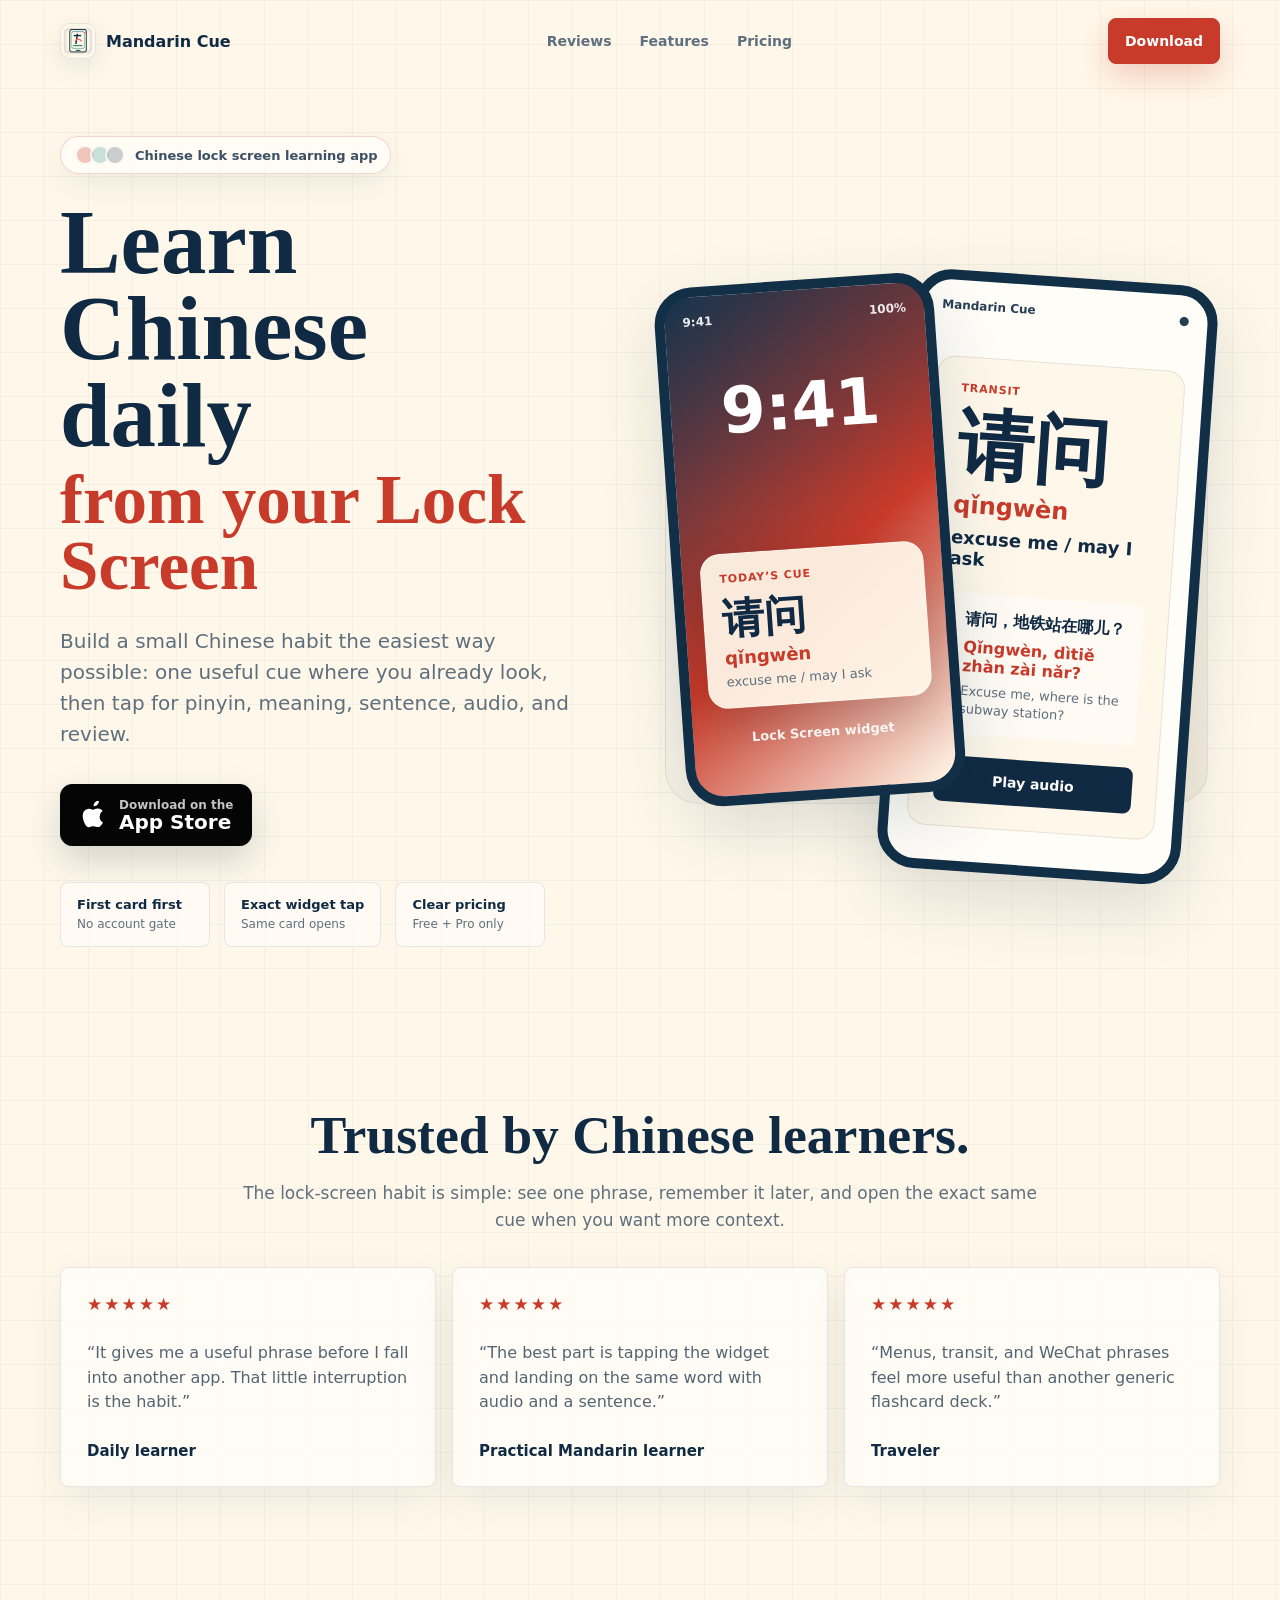
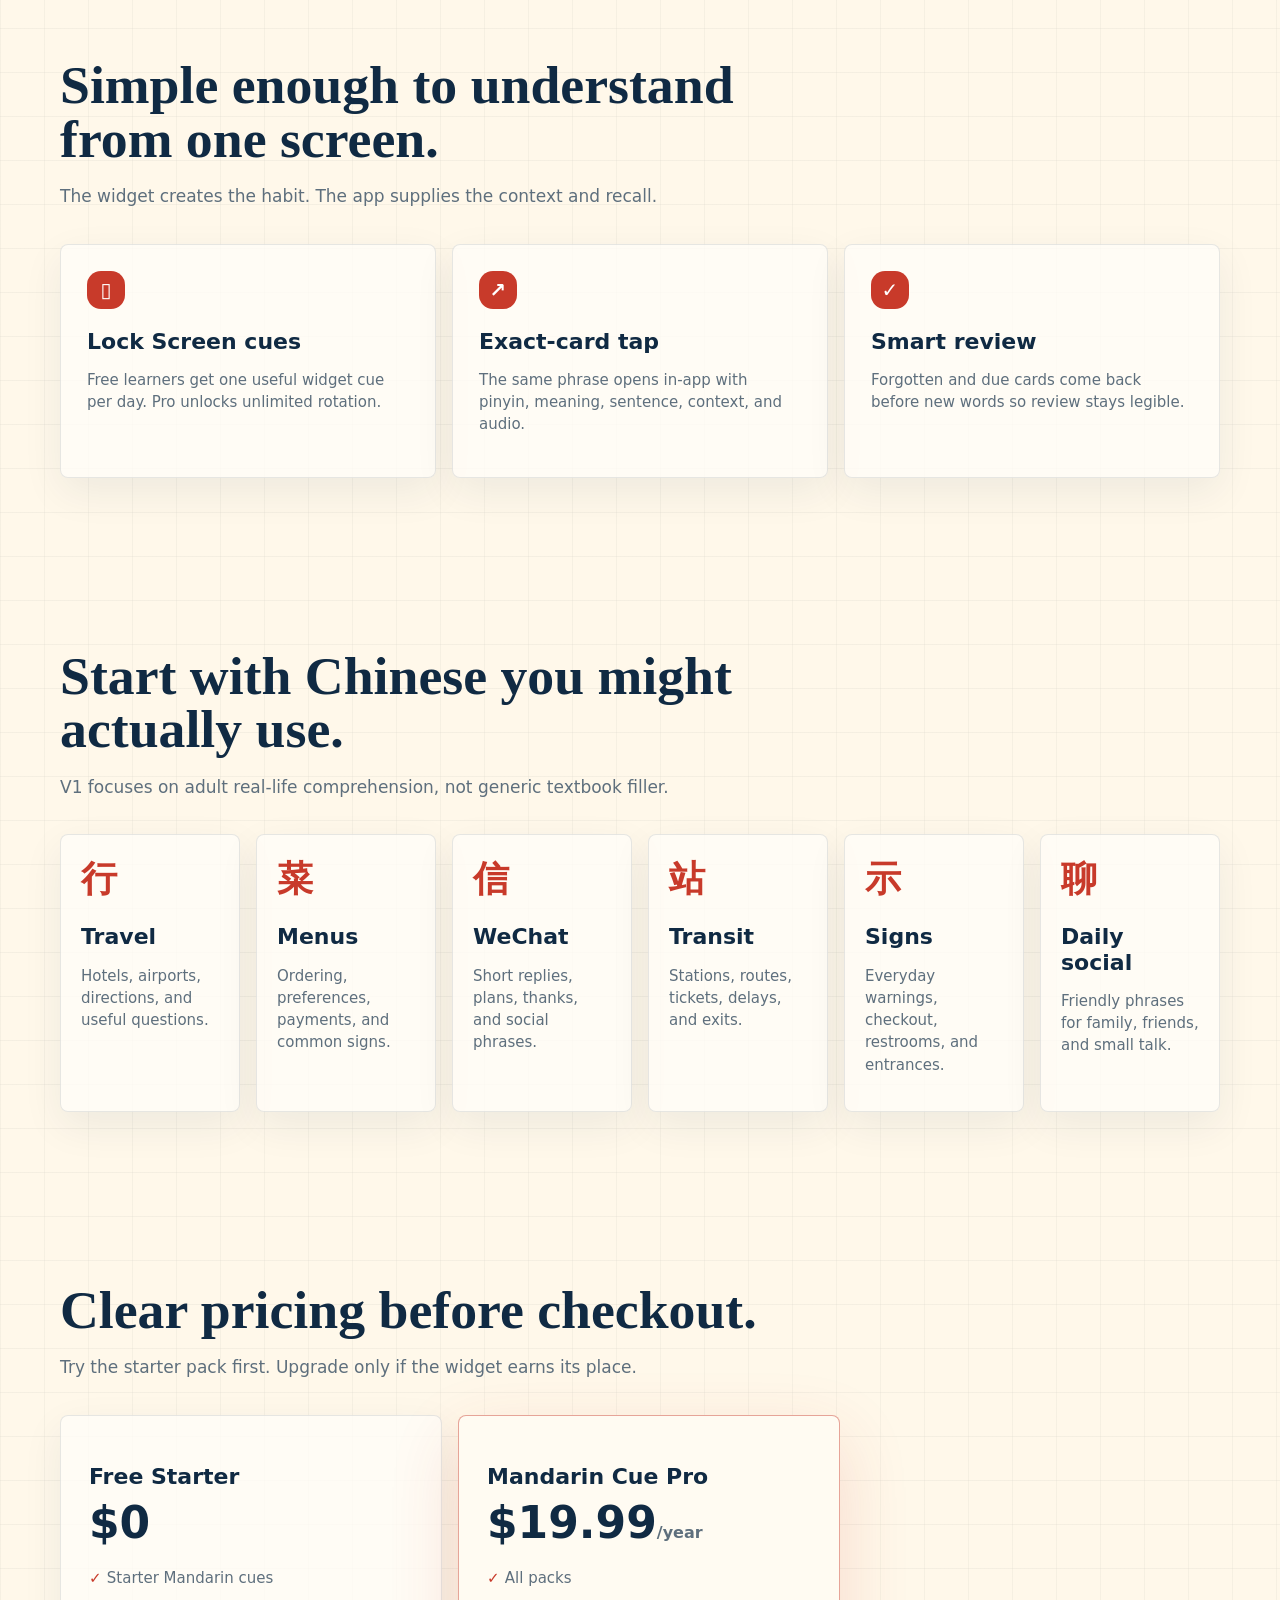
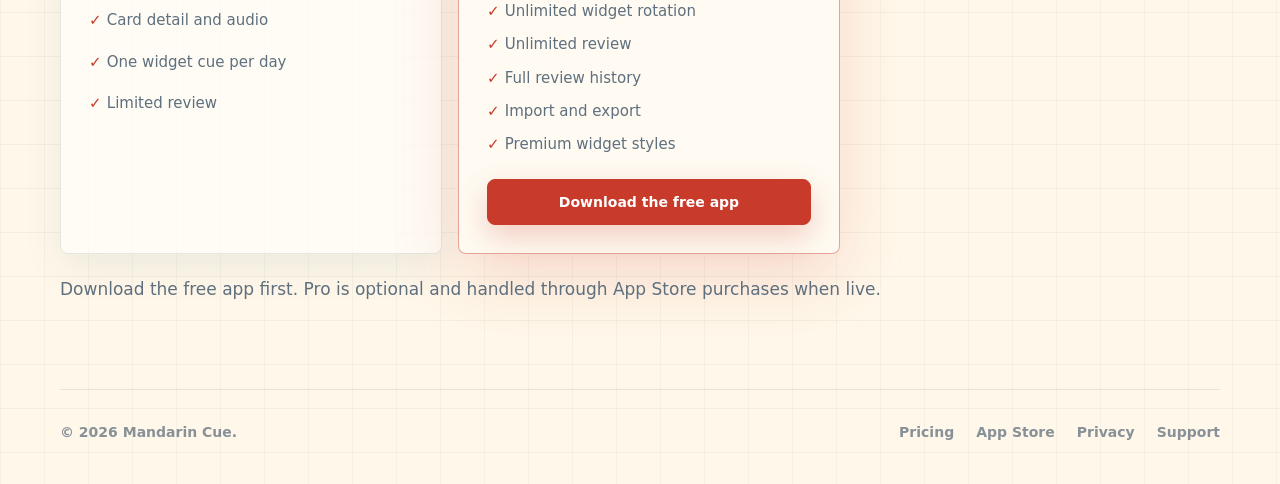
<file: index.html>
<!doctype html>
<html lang="en">
  <head>
    <meta charset="utf-8" />
    <meta name="viewport" content="width=device-width, initial-scale=1" />
    <meta name="description" content="Mandarin Cue helps you learn practical Chinese from your iPhone lock screen with one daily cue, exact-card deep links, audio, and a tiny review loop." />
    <meta name="theme-color" content="#FFF8EA" />
    <title>Mandarin Cue | Useful Chinese, one unlock at a time.</title>
    <link rel="icon" href="./assets/mandarin-cue-icon.png" />
    <link rel="stylesheet" href="./styles.css" />
    <script src="./config.js"></script>
  </head>
  <body>
    <header class="site-header">
      <a class="brand" href="#top" aria-label="Mandarin Cue home">
        <span class="brand-mark" aria-hidden="true">
          <img src="./assets/mandarin-cue-icon.png" alt="" />
        </span>
        <span>Mandarin Cue</span>
      </a>
      <nav class="nav-links" aria-label="Primary navigation">
        <a href="#proof">Reviews</a>
        <a href="#features">Features</a>
        <a href="#pricing">Pricing</a>
      </nav>
      <a class="header-cta" data-store-link="appStoreUrl" href="#">Download</a>
    </header>

    <main id="top">
      <section class="hero">
        <div class="hero-copy">
          <div class="hero-pill" aria-label="Product position">
            <span class="pill-dots" aria-hidden="true"><i></i><i></i><i></i></span>
            <span>Chinese lock screen learning app</span>
          </div>
          <h1>Learn Chinese daily<br /><span>from your Lock Screen</span></h1>
          <p>Build a small Chinese habit the easiest way possible: one useful cue where you already look, then tap for pinyin, meaning, sentence, audio, and review.</p>
          <div class="hero-actions" aria-label="Primary actions">
            <a class="store-button" data-store-link="appStoreUrl" href="#" aria-label="Download on the App Store">
              <svg viewBox="0 0 384 512" aria-hidden="true">
                <path fill="currentColor" d="M318.7 268.7c-.2-36.7 16.4-64.4 50-84.8-18.8-26.9-47.2-41.7-84.7-44.6-35.5-2.8-74.3 20.7-88.5 20.7-15 0-49.4-19.7-76.4-19.7C63.3 141.2 4 184.8 4 273.5q0 39.3 14.4 81.2c12.8 36.7 46.9 126.7 98 123.2 25.3-1.8 44.7-16 83.2-15.6 38.6 .4 52.3 15.2 89.8 13.8 44.5-1.2 75.9-67.4 85-88.1-37.6-11.2-61.9-53-61.5-98.7zM278.6 59c7.8-12.1 27.2-39.2 26-80.1-34.5 3.8-67.6 34.4-85 58-7.5 10.1-17.8 28-15.3 58.6 39.4 1.4 69.4-19.1 74.3-36.5z"/>
              </svg>
              <span><small>Download on the</small><strong>App Store</strong></span>
            </a>
          </div>
          <dl class="trust-strip" aria-label="Trust promises">
            <div>
              <dt>First card first</dt>
              <dd>No account gate</dd>
            </div>
            <div>
              <dt>Exact widget tap</dt>
              <dd>Same card opens</dd>
            </div>
            <div>
              <dt>Clear pricing</dt>
              <dd>Free + Pro only</dd>
            </div>
          </dl>
        </div>

        <div class="hero-product" aria-label="Mandarin Cue product preview">
          <div class="phone phone-lock">
            <div class="phone-status">
              <span>9:41</span>
              <span>100%</span>
            </div>
            <div class="lock-clock">9:41</div>
            <div class="widget-preview">
              <span class="widget-label">Today’s cue</span>
              <strong>请问</strong>
              <span>qǐngwèn</span>
              <small>excuse me / may I ask</small>
            </div>
            <div class="lock-caption">Lock Screen widget</div>
          </div>

          <div class="phone phone-card">
            <div class="phone-status">
              <span>Mandarin Cue</span>
              <span>●</span>
            </div>
            <article class="cue-card">
              <span class="domain">Transit</span>
              <h2>请问</h2>
              <p class="pinyin">qǐngwèn</p>
              <p class="meaning">excuse me / may I ask</p>
              <div class="sentence">
                <strong>请问，地铁站在哪儿？</strong>
                <span>Qǐngwèn, dìtiě zhàn zài nǎr?</span>
                <small>Excuse me, where is the subway station?</small>
              </div>
              <button class="audio-button" type="button">Play audio</button>
            </article>
          </div>
        </div>
      </section>

      <section id="proof" class="section section-proof">
        <div class="section-heading center">
          <h2>Trusted by Chinese learners.</h2>
          <p>The lock-screen habit is simple: see one phrase, remember it later, and open the exact same cue when you want more context.</p>
        </div>
        <div class="proof-grid">
          <article>
            <span class="stars" aria-label="Five star value">★★★★★</span>
            <p>“It gives me a useful phrase before I fall into another app. That little interruption is the habit.”</p>
            <strong>Daily learner</strong>
          </article>
          <article>
            <span class="stars" aria-label="Five star value">★★★★★</span>
            <p>“The best part is tapping the widget and landing on the same word with audio and a sentence.”</p>
            <strong>Practical Mandarin learner</strong>
          </article>
          <article>
            <span class="stars" aria-label="Five star value">★★★★★</span>
            <p>“Menus, transit, and WeChat phrases feel more useful than another generic flashcard deck.”</p>
            <strong>Traveler</strong>
          </article>
        </div>
      </section>

      <section id="features" class="section section-steps">
        <div class="section-heading">
          <h2>Simple enough to understand from one screen.</h2>
          <p>The widget creates the habit. The app supplies the context and recall.</p>
        </div>
        <div class="steps">
          <article>
            <span aria-hidden="true">▯</span>
            <h3>Lock Screen cues</h3>
            <p>Free learners get one useful widget cue per day. Pro unlocks unlimited rotation.</p>
          </article>
          <article>
            <span aria-hidden="true">↗</span>
            <h3>Exact-card tap</h3>
            <p>The same phrase opens in-app with pinyin, meaning, sentence, context, and audio.</p>
          </article>
          <article>
            <span aria-hidden="true">✓</span>
            <h3>Smart review</h3>
            <p>Forgotten and due cards come back before new words so review stays legible.</p>
          </article>
        </div>
      </section>

      <section class="section section-packs" aria-labelledby="packs-title">
        <div class="section-heading">
          <h2 id="packs-title">Start with Chinese you might actually use.</h2>
          <p>V1 focuses on adult real-life comprehension, not generic textbook filler.</p>
        </div>
        <div class="pack-grid">
          <article><span>行</span><h3>Travel</h3><p>Hotels, airports, directions, and useful questions.</p></article>
          <article><span>菜</span><h3>Menus</h3><p>Ordering, preferences, payments, and common signs.</p></article>
          <article><span>信</span><h3>WeChat</h3><p>Short replies, plans, thanks, and social phrases.</p></article>
          <article><span>站</span><h3>Transit</h3><p>Stations, routes, tickets, delays, and exits.</p></article>
          <article><span>示</span><h3>Signs</h3><p>Everyday warnings, checkout, restrooms, and entrances.</p></article>
          <article><span>聊</span><h3>Daily social</h3><p>Friendly phrases for family, friends, and small talk.</p></article>
        </div>
      </section>

      <section id="pricing" class="section section-pricing">
        <div class="section-heading">
          <h2>Clear pricing before checkout.</h2>
          <p>Try the starter pack first. Upgrade only if the widget earns its place.</p>
        </div>
        <div class="pricing-grid">
          <article class="price-card">
            <h3>Free Starter</h3>
            <p class="price">$0</p>
            <ul>
              <li>Starter Mandarin cues</li>
              <li>Card detail and audio</li>
              <li>One widget cue per day</li>
              <li>Limited review</li>
            </ul>
          </article>
          <article class="price-card featured">
            <h3>Mandarin Cue Pro</h3>
            <p class="price">$19.99<span>/year</span></p>
            <ul>
              <li>All packs</li>
              <li>Unlimited widget rotation</li>
              <li>Unlimited review</li>
              <li>Full review history</li>
              <li>Import and export</li>
              <li>Premium widget styles</li>
            </ul>
            <a class="primary-button full-width" data-store-link="appStoreUrl" href="#">Download the free app</a>
          </article>
        </div>
        <p class="pricing-note">Download the free app first. Pro is optional and handled through App Store purchases when live.</p>
      </section>
    </main>

    <footer class="site-footer">
      <p>© 2026 Mandarin Cue.</p>
      <div>
        <a href="#pricing">Pricing</a>
        <a data-store-link="appStoreUrl" href="#">App Store</a>
        <a href="./privacy/">Privacy</a>
        <a href="./support/">Support</a>
      </div>
    </footer>

    <div id="checkout-modal" class="modal" role="dialog" aria-modal="true" aria-labelledby="modal-title" hidden>
      <div class="modal-card">
        <button class="modal-close" type="button" aria-label="Close checkout note">×</button>
        <h2 id="modal-title">Store pages are coming soon.</h2>
        <p>Mandarin Cue will link directly to the App Store once the public listing is live.</p>
        <a class="secondary-button full-width" href="#pricing">View pricing</a>
      </div>
    </div>

    <script src="./script.js"></script>
  </body>
</html>
</file>
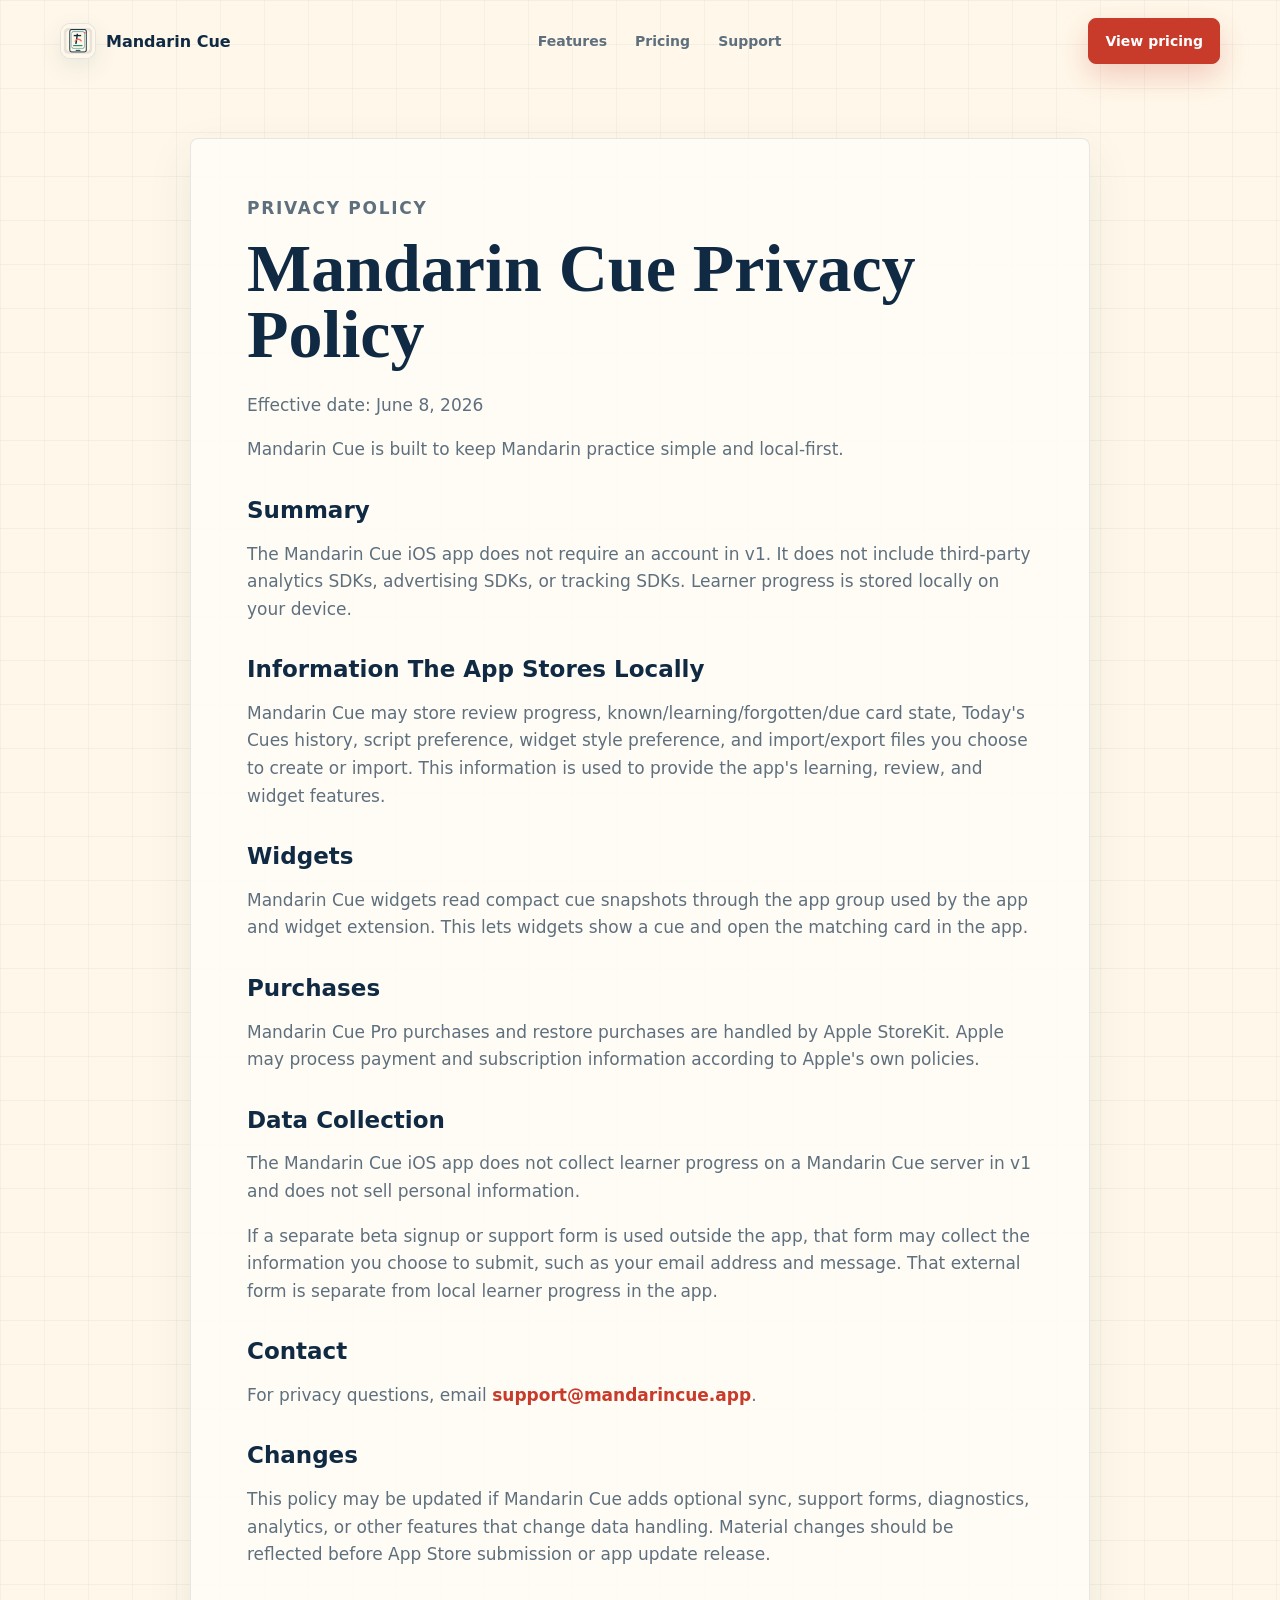
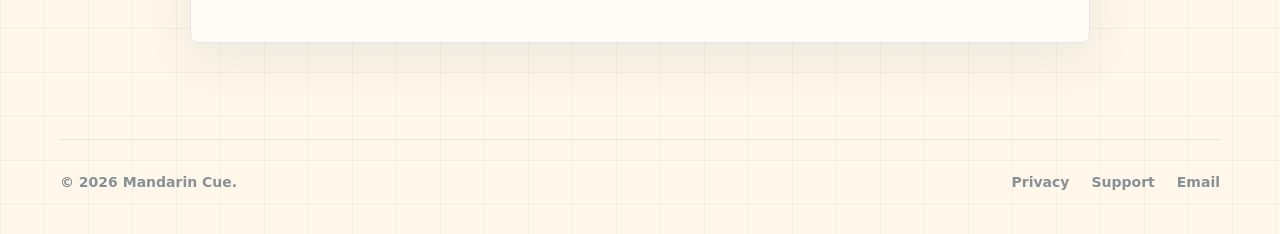
<file: privacy/index.html>
<!doctype html>
<html lang="en">
  <head>
    <meta charset="utf-8" />
    <meta name="viewport" content="width=device-width, initial-scale=1" />
    <meta name="description" content="Mandarin Cue privacy policy for the iOS app." />
    <meta name="theme-color" content="#FFF8EA" />
    <title>Mandarin Cue Privacy Policy</title>
    <link rel="icon" href="../assets/mandarin-cue-icon.png" />
    <link rel="stylesheet" href="../styles.css" />
  </head>
  <body>
    <header class="site-header">
      <a class="brand" href="../" aria-label="Mandarin Cue home">
        <span class="brand-mark" aria-hidden="true">
          <img src="../assets/mandarin-cue-icon.png" alt="" />
        </span>
        <span>Mandarin Cue</span>
      </a>
      <nav class="nav-links" aria-label="Primary navigation">
        <a href="../#features">Features</a>
        <a href="../#pricing">Pricing</a>
        <a href="../support/">Support</a>
      </nav>
      <a class="header-cta" href="../#pricing">View pricing</a>
    </header>

    <main class="legal-page">
      <article class="legal-card">
        <p class="legal-kicker">Privacy Policy</p>
        <h1>Mandarin Cue Privacy Policy</h1>
        <p>Effective date: June 8, 2026</p>
        <p>Mandarin Cue is built to keep Mandarin practice simple and local-first.</p>

        <h2>Summary</h2>
        <p>The Mandarin Cue iOS app does not require an account in v1. It does not include third-party analytics SDKs, advertising SDKs, or tracking SDKs. Learner progress is stored locally on your device.</p>

        <h2>Information The App Stores Locally</h2>
        <p>Mandarin Cue may store review progress, known/learning/forgotten/due card state, Today's Cues history, script preference, widget style preference, and import/export files you choose to create or import. This information is used to provide the app's learning, review, and widget features.</p>

        <h2>Widgets</h2>
        <p>Mandarin Cue widgets read compact cue snapshots through the app group used by the app and widget extension. This lets widgets show a cue and open the matching card in the app.</p>

        <h2>Purchases</h2>
        <p>Mandarin Cue Pro purchases and restore purchases are handled by Apple StoreKit. Apple may process payment and subscription information according to Apple's own policies.</p>

        <h2>Data Collection</h2>
        <p>The Mandarin Cue iOS app does not collect learner progress on a Mandarin Cue server in v1 and does not sell personal information.</p>
        <p>If a separate beta signup or support form is used outside the app, that form may collect the information you choose to submit, such as your email address and message. That external form is separate from local learner progress in the app.</p>

        <h2>Contact</h2>
        <p>For privacy questions, email <a href="mailto:support@mandarincue.app">support@mandarincue.app</a>.</p>

        <h2>Changes</h2>
        <p>This policy may be updated if Mandarin Cue adds optional sync, support forms, diagnostics, analytics, or other features that change data handling. Material changes should be reflected before App Store submission or app update release.</p>
      </article>
    </main>

    <footer class="site-footer">
      <p>© 2026 Mandarin Cue.</p>
      <div>
        <a href="../privacy/">Privacy</a>
        <a href="../support/">Support</a>
        <a href="mailto:support@mandarincue.app">Email</a>
      </div>
    </footer>
  </body>
</html>
</file>
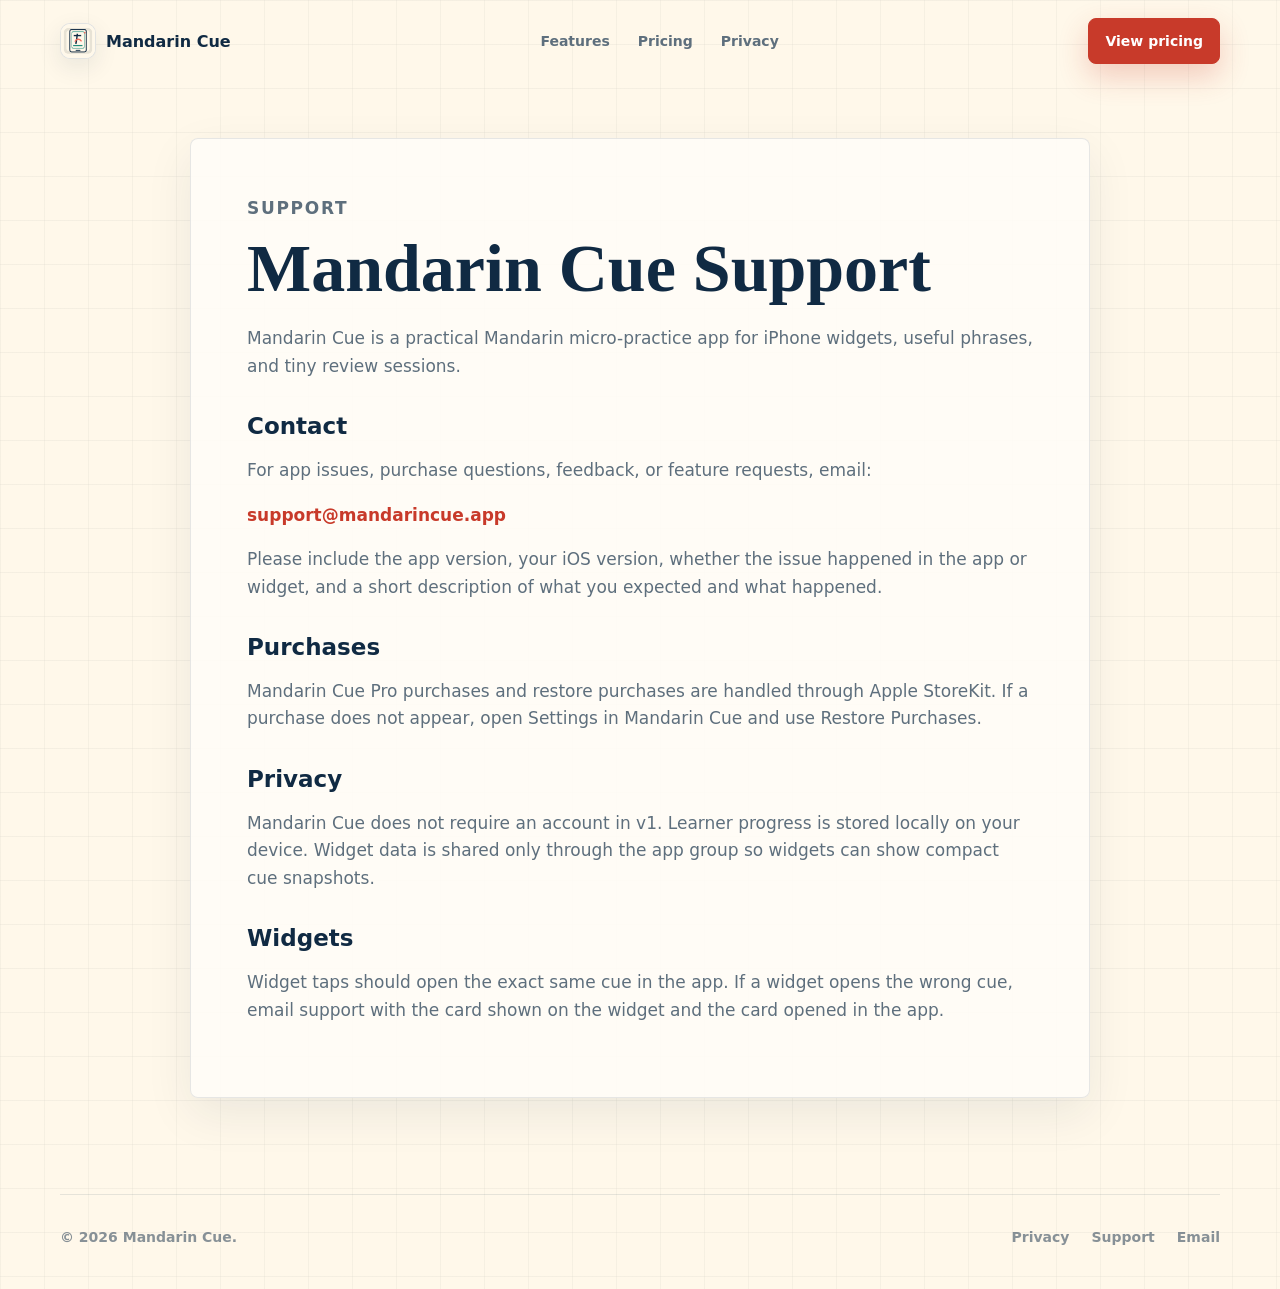
<file: support/index.html>
<!doctype html>
<html lang="en">
  <head>
    <meta charset="utf-8" />
    <meta name="viewport" content="width=device-width, initial-scale=1" />
    <meta name="description" content="Mandarin Cue support for app issues, purchases, widgets, and feedback." />
    <meta name="theme-color" content="#FFF8EA" />
    <title>Mandarin Cue Support</title>
    <link rel="icon" href="../assets/mandarin-cue-icon.png" />
    <link rel="stylesheet" href="../styles.css" />
  </head>
  <body>
    <header class="site-header">
      <a class="brand" href="../" aria-label="Mandarin Cue home">
        <span class="brand-mark" aria-hidden="true">
          <img src="../assets/mandarin-cue-icon.png" alt="" />
        </span>
        <span>Mandarin Cue</span>
      </a>
      <nav class="nav-links" aria-label="Primary navigation">
        <a href="../#features">Features</a>
        <a href="../#pricing">Pricing</a>
        <a href="../privacy/">Privacy</a>
      </nav>
      <a class="header-cta" href="../#pricing">View pricing</a>
    </header>

    <main class="legal-page">
      <article class="legal-card">
        <p class="legal-kicker">Support</p>
        <h1>Mandarin Cue Support</h1>
        <p>Mandarin Cue is a practical Mandarin micro-practice app for iPhone widgets, useful phrases, and tiny review sessions.</p>

        <h2>Contact</h2>
        <p>For app issues, purchase questions, feedback, or feature requests, email:</p>
        <p><a href="mailto:support@mandarincue.app">support@mandarincue.app</a></p>
        <p>Please include the app version, your iOS version, whether the issue happened in the app or widget, and a short description of what you expected and what happened.</p>

        <h2>Purchases</h2>
        <p>Mandarin Cue Pro purchases and restore purchases are handled through Apple StoreKit. If a purchase does not appear, open Settings in Mandarin Cue and use Restore Purchases.</p>

        <h2>Privacy</h2>
        <p>Mandarin Cue does not require an account in v1. Learner progress is stored locally on your device. Widget data is shared only through the app group so widgets can show compact cue snapshots.</p>

        <h2>Widgets</h2>
        <p>Widget taps should open the exact same cue in the app. If a widget opens the wrong cue, email support with the card shown on the widget and the card opened in the app.</p>
      </article>
    </main>

    <footer class="site-footer">
      <p>© 2026 Mandarin Cue.</p>
      <div>
        <a href="../privacy/">Privacy</a>
        <a href="../support/">Support</a>
        <a href="mailto:support@mandarincue.app">Email</a>
      </div>
    </footer>
  </body>
</html>
</file>
<file: styles.css>
:root {
  --paper: #fff8ea;
  --paper-deep: #f6eddc;
  --ink: #102a43;
  --muted: #5e6f7d;
  --primary: #c83a2a;
  --primary-dark: #9f2f25;
  --jade: #1b8a7a;
  --jade-dark: #126c60;
  --coral: #f26d5b;
  --soft: #e7e2d5;
  --white: #fffdf8;
  --shadow: 0 24px 70px rgba(16, 42, 67, 0.14);
  --radius: 8px;
  font-family: Inter, ui-sans-serif, system-ui, -apple-system, BlinkMacSystemFont, "Segoe UI", sans-serif;
  color: var(--ink);
  background: var(--paper);
}

* {
  box-sizing: border-box;
}

html {
  scroll-behavior: smooth;
}

body {
  margin: 0;
  min-width: 320px;
  background:
    linear-gradient(90deg, rgba(231, 226, 213, 0.38) 1px, transparent 1px),
    linear-gradient(180deg, rgba(231, 226, 213, 0.42) 1px, transparent 1px),
    var(--paper);
  background-size: 44px 44px;
}

button,
input,
select {
  font: inherit;
}

a {
  color: inherit;
  text-decoration: none;
}

.site-header {
  display: flex;
  align-items: center;
  justify-content: space-between;
  gap: 24px;
  width: min(1160px, calc(100% - 32px));
  margin: 0 auto;
  padding: 18px 0;
}

.brand,
.nav-links,
.hero-actions,
.trust-strip,
.phone-status,
.checkbox-row {
  display: flex;
  align-items: center;
}

.brand {
  gap: 10px;
  font-size: 16px;
  font-weight: 800;
}

.brand-mark {
  display: grid;
  width: 36px;
  height: 36px;
  place-items: center;
  overflow: hidden;
  border: 1px solid rgba(16, 42, 67, 0.12);
  border-radius: 10px;
  background: var(--white);
  box-shadow: 0 8px 24px rgba(16, 42, 67, 0.09);
}

.brand-mark img {
  width: 100%;
  height: 100%;
  object-fit: cover;
}

.nav-links {
  gap: 28px;
  font-size: 14px;
  font-weight: 650;
  color: var(--muted);
}

.nav-links a:hover {
  color: var(--ink);
}

.header-cta,
.primary-button,
.secondary-button {
  display: inline-flex;
  align-items: center;
  justify-content: center;
  min-height: 46px;
  border-radius: var(--radius);
  font-size: 14px;
  font-weight: 800;
  line-height: 1;
  transition: transform 0.2s ease, box-shadow 0.2s ease, background 0.2s ease;
}

.header-cta,
.primary-button {
  border: 1px solid var(--primary);
  background: var(--primary);
  color: #ffffff;
  box-shadow: 0 12px 30px rgba(200, 58, 42, 0.24);
}

.header-cta {
  padding: 0 16px;
}

.primary-button,
.secondary-button {
  padding: 0 20px;
}

.secondary-button {
  border: 1px solid rgba(16, 42, 67, 0.16);
  background: rgba(255, 253, 248, 0.82);
  color: var(--ink);
}

.header-cta:hover,
.primary-button:hover,
.secondary-button:hover {
  transform: translateY(-1px);
}

.full-width {
  width: 100%;
}

.hero {
  display: grid;
  grid-template-columns: minmax(0, 0.94fr) minmax(420px, 1.06fr);
  gap: 58px;
  align-items: center;
  width: min(1160px, calc(100% - 32px));
  min-height: calc(100vh - 72px);
  margin: 0 auto;
  padding: 54px 0 76px;
}

.hero-copy h1 {
  max-width: 680px;
  margin: 0;
  font-family: ui-serif, Georgia, Cambria, "Times New Roman", serif;
  font-size: clamp(52px, 7.1vw, 96px);
  font-weight: 780;
  line-height: 0.95;
  letter-spacing: 0;
}

.hero-copy h1 span {
  display: block;
  margin-top: 8px;
  color: var(--primary);
  font-size: 0.76em;
}

.hero-copy p {
  max-width: 610px;
  margin: 28px 0 0;
  color: var(--muted);
  font-size: 20px;
  line-height: 1.55;
}

.hero-pill {
  display: inline-flex;
  align-items: center;
  gap: 10px;
  margin-bottom: 26px;
  padding: 8px 12px;
  border: 1px solid rgba(200, 58, 42, 0.2);
  border-radius: 999px;
  background: rgba(255, 253, 248, 0.74);
  box-shadow: 0 10px 30px rgba(16, 42, 67, 0.07);
  color: rgba(16, 42, 67, 0.82);
  font-size: 13px;
  font-weight: 850;
}

.pill-dots {
  display: flex;
  margin-left: 2px;
}

.pill-dots i {
  display: block;
  width: 20px;
  height: 20px;
  margin-left: -5px;
  border: 2px solid rgba(255, 253, 248, 0.9);
  border-radius: 50%;
  background: rgba(200, 58, 42, 0.28);
}

.pill-dots i:first-child {
  margin-left: 0;
}

.pill-dots i:nth-child(2) {
  background: rgba(27, 138, 122, 0.24);
}

.pill-dots i:nth-child(3) {
  background: rgba(16, 42, 67, 0.22);
}

.hero-actions {
  flex-wrap: wrap;
  gap: 12px;
  margin-top: 34px;
}

.store-button {
  display: inline-flex;
  align-items: center;
  min-width: 184px;
  min-height: 62px;
  justify-content: flex-start;
  gap: 12px;
  padding: 10px 18px;
  border: 1px solid #050505;
  border-radius: 12px;
  background: #050505;
  color: #ffffff;
  box-shadow: 0 14px 34px rgba(16, 42, 67, 0.18);
  transition: transform 0.2s ease, box-shadow 0.2s ease;
}

.store-button svg {
  width: 28px;
  height: 28px;
  flex: 0 0 auto;
}

.store-button span {
  display: flex;
  flex-direction: column;
  align-items: flex-start;
}

.store-button small {
  font-size: 12px;
  font-weight: 700;
  opacity: 0.76;
}

.store-button strong {
  font-size: 20px;
  line-height: 1;
}

.store-button-secondary {
  background: var(--ink);
  border-color: var(--ink);
}

.store-button:hover {
  transform: translateY(-1px);
  box-shadow: 0 18px 42px rgba(16, 42, 67, 0.22);
}

.trust-strip {
  flex-wrap: wrap;
  gap: 14px;
  margin: 36px 0 0;
  padding: 0;
}

.trust-strip div {
  min-width: 150px;
  padding: 14px 16px;
  border: 1px solid rgba(16, 42, 67, 0.1);
  border-radius: var(--radius);
  background: rgba(255, 253, 248, 0.72);
}

.trust-strip dt {
  margin: 0 0 4px;
  font-size: 13px;
  font-weight: 850;
}

.trust-strip dd {
  margin: 0;
  color: var(--muted);
  font-size: 12px;
  line-height: 1.35;
}

.hero-product {
  position: relative;
  display: flex;
  align-items: center;
  justify-content: center;
  min-height: 640px;
  isolation: isolate;
}

.hero-product::before {
  position: absolute;
  inset: 12% 2% 9% 5%;
  z-index: -1;
  border: 1px solid rgba(16, 42, 67, 0.08);
  border-radius: 34px;
  background:
    linear-gradient(135deg, rgba(255, 253, 248, 0.76), rgba(246, 237, 220, 0.92)),
    var(--paper-deep);
  box-shadow: inset 0 1px 0 rgba(255, 255, 255, 0.8);
  content: "";
}

.phone {
  border: 10px solid #112f46;
  border-radius: 38px;
  background: var(--white);
  box-shadow: var(--shadow);
}

.phone-lock {
  position: relative;
  z-index: 2;
  width: min(280px, 48%);
  min-height: 520px;
  padding: 18px;
  background:
    linear-gradient(180deg, rgba(16, 42, 67, 0.18), transparent 40%),
    linear-gradient(140deg, #17364f, #c83a2a 56%, #fff8ea);
  color: #ffffff;
  transform: rotate(-4deg) translateX(34px);
}

.phone-card {
  position: relative;
  z-index: 1;
  width: min(306px, 52%);
  min-height: 600px;
  padding: 18px;
  transform: rotate(4deg) translate(-18px, 36px);
}

.phone-status {
  justify-content: space-between;
  font-size: 12px;
  font-weight: 800;
  opacity: 0.9;
}

.lock-clock {
  margin-top: 52px;
  text-align: center;
  font-size: 64px;
  font-weight: 800;
  line-height: 1;
}

.widget-preview {
  margin: 110px auto 0;
  padding: 18px;
  border: 1px solid rgba(255, 255, 255, 0.38);
  border-radius: 20px;
  background: rgba(255, 248, 234, 0.93);
  color: var(--ink);
  box-shadow: 0 18px 50px rgba(0, 0, 0, 0.18);
}

.widget-label,
.domain {
  display: block;
  color: var(--primary);
  font-size: 11px;
  font-weight: 900;
  letter-spacing: 0.08em;
  text-transform: uppercase;
}

.widget-preview strong {
  display: block;
  margin-top: 6px;
  font-size: 42px;
}

.widget-preview span:not(.widget-label) {
  display: block;
  color: var(--primary);
  font-size: 18px;
  font-weight: 800;
}

.widget-preview small {
  display: block;
  margin-top: 6px;
  color: var(--muted);
  font-size: 13px;
}

.lock-caption {
  margin-top: 22px;
  text-align: center;
  font-size: 13px;
  font-weight: 800;
  opacity: 0.9;
}

.cue-card {
  margin-top: 44px;
  padding: 24px;
  border: 1px solid var(--soft);
  border-radius: 18px;
  background: var(--paper);
}

.cue-card h2 {
  margin: 12px 0 0;
  font-size: 76px;
  line-height: 1;
}

.pinyin {
  margin: 8px 0 0;
  color: var(--primary);
  font-size: 24px;
  font-weight: 850;
}

.meaning {
  margin: 8px 0 0;
  color: var(--ink);
  font-size: 18px;
  font-weight: 760;
}

.sentence {
  display: grid;
  gap: 7px;
  margin-top: 24px;
  padding: 16px;
  border-left: 4px solid var(--primary);
  border-radius: var(--radius);
  background: rgba(255, 253, 248, 0.78);
}

.sentence span {
  color: var(--primary);
  font-weight: 800;
}

.sentence small {
  color: var(--muted);
  font-size: 13px;
  line-height: 1.4;
}

.audio-button {
  width: 100%;
  margin-top: 22px;
  min-height: 46px;
  border: 0;
  border-radius: var(--radius);
  background: var(--ink);
  color: #ffffff;
  font-size: 14px;
  font-weight: 850;
}

.section {
  width: min(1160px, calc(100% - 32px));
  margin: 0 auto;
  padding: 86px 0;
}

.section-heading {
  max-width: 720px;
  margin-bottom: 34px;
}

.section-heading.center {
  max-width: 800px;
  margin-right: auto;
  margin-left: auto;
  text-align: center;
}

.section-heading h2,
.beta-panel h2 {
  margin: 0;
  font-family: ui-serif, Georgia, Cambria, "Times New Roman", serif;
  font-size: clamp(36px, 4.2vw, 58px);
  line-height: 1;
  letter-spacing: 0;
}

.section-heading p,
.beta-panel p,
.pricing-note {
  color: var(--muted);
  font-size: 17px;
  line-height: 1.55;
}

.steps,
.proof-grid,
.pack-grid,
.pricing-grid {
  display: grid;
  gap: 16px;
}

.steps,
.proof-grid {
  grid-template-columns: repeat(3, minmax(0, 1fr));
}

.steps article,
.proof-grid article,
.pack-grid article,
.price-card,
.beta-panel {
  border: 1px solid rgba(16, 42, 67, 0.1);
  border-radius: var(--radius);
  background: rgba(255, 253, 248, 0.78);
  box-shadow: 0 14px 42px rgba(16, 42, 67, 0.07);
}

.steps article {
  padding: 26px;
}

.proof-grid article {
  display: flex;
  min-height: 220px;
  flex-direction: column;
  justify-content: space-between;
  padding: 26px;
}

.proof-grid p {
  color: rgba(16, 42, 67, 0.72);
  font-size: 16px;
  line-height: 1.52;
}

.proof-grid strong {
  font-size: 15px;
}

.stars {
  color: var(--primary);
  font-size: 17px;
  letter-spacing: 2px;
}

.steps article span {
  display: grid;
  width: 38px;
  height: 38px;
  place-items: center;
  border-radius: 14px;
  background: var(--primary);
  color: #ffffff;
  font-weight: 900;
  font-size: 20px;
  line-height: 1;
}

.steps h3,
.pack-grid h3,
.price-card h3 {
  margin: 20px 0 8px;
  font-size: 22px;
  line-height: 1.15;
}

.steps p,
.pack-grid p,
.price-card li {
  color: var(--muted);
  font-size: 15px;
  line-height: 1.48;
}

.pack-grid {
  grid-template-columns: repeat(6, minmax(0, 1fr));
}

.pack-grid article {
  min-height: 186px;
  padding: 20px;
}

.pack-grid article span {
  color: var(--primary);
  font-family: ui-serif, Georgia, serif;
  font-size: 36px;
  font-weight: 800;
}

.pricing-grid {
  grid-template-columns: repeat(2, minmax(0, 1fr));
  max-width: 780px;
}

.price-card {
  padding: 28px;
}

.price-card.featured {
  border-color: rgba(200, 58, 42, 0.45);
  background: #fffbf2;
  box-shadow: 0 24px 70px rgba(200, 58, 42, 0.16);
}

.price {
  margin: 12px 0 22px;
  font-size: 44px;
  font-weight: 900;
  line-height: 1;
}

.price span {
  color: var(--muted);
  font-size: 16px;
  font-weight: 750;
}

.price-card ul {
  display: grid;
  gap: 11px;
  min-height: 156px;
  margin: 0 0 24px;
  padding: 0;
  list-style: none;
}

.price-card li::before {
  color: var(--primary);
  content: "✓ ";
  font-weight: 900;
}

.pricing-note {
  max-width: 860px;
  margin: 22px 0 0;
}

.beta-panel {
  display: grid;
  grid-template-columns: minmax(0, 0.9fr) minmax(320px, 0.7fr);
  gap: 44px;
  align-items: start;
  padding: 42px;
  background:
    linear-gradient(135deg, rgba(255, 253, 248, 0.9), rgba(255, 248, 234, 0.86)),
    var(--white);
}

.beta-form {
  display: grid;
  gap: 14px;
}

.beta-form label {
  display: grid;
  gap: 7px;
  color: var(--ink);
  font-size: 13px;
  font-weight: 850;
}

.beta-form input,
.beta-form select {
  min-height: 48px;
  width: 100%;
  border: 1px solid rgba(16, 42, 67, 0.16);
  border-radius: var(--radius);
  background: #ffffff;
  color: var(--ink);
  font-size: 15px;
  padding: 0 13px;
}

.checkbox-row {
  grid-template-columns: 18px 1fr;
  gap: 10px !important;
  color: var(--muted) !important;
  line-height: 1.35;
}

.checkbox-row input {
  width: 18px;
  min-height: 18px;
}

.form-note {
  margin: 0;
  color: var(--muted);
  font-size: 12px !important;
  line-height: 1.45 !important;
}

.form-status {
  margin: 0;
  padding: 12px 13px;
  border: 1px solid rgba(242, 109, 91, 0.24);
  border-radius: var(--radius);
  background: rgba(242, 109, 91, 0.08);
  color: var(--ink);
  font-size: 12px;
  font-weight: 750;
  line-height: 1.45;
}

.hidden-field {
  position: absolute;
  left: -9999px;
}

.modal {
  position: fixed;
  inset: 0;
  z-index: 50;
  display: grid;
  place-items: center;
  padding: 24px;
  background: rgba(16, 42, 67, 0.5);
}

.modal[hidden] {
  display: none;
}

.modal-card {
  position: relative;
  width: min(420px, 100%);
  padding: 30px;
  border-radius: var(--radius);
  background: var(--white);
  box-shadow: var(--shadow);
}

.modal-card h2 {
  margin: 0 0 12px;
  font-size: 28px;
  line-height: 1.05;
}

.modal-card p {
  color: var(--muted);
  line-height: 1.5;
}

.modal-close {
  position: absolute;
  top: 12px;
  right: 12px;
  width: 34px;
  height: 34px;
  border: 0;
  border-radius: 50%;
  background: var(--paper);
  color: var(--ink);
  font-size: 24px;
  line-height: 1;
}

.site-footer {
  display: flex;
  align-items: center;
  justify-content: space-between;
  gap: 20px;
  width: min(1160px, calc(100% - 32px));
  margin: 0 auto;
  padding: 34px 0 44px;
  border-top: 1px solid rgba(16, 42, 67, 0.1);
  color: rgba(16, 42, 67, 0.5);
  font-size: 14px;
  font-weight: 650;
}

.site-footer p {
  margin: 0;
}

.site-footer div {
  display: flex;
  gap: 22px;
}

.site-footer a:hover {
  color: var(--primary);
}

.legal-page {
  width: min(900px, calc(100% - 32px));
  margin: 0 auto;
  padding: 56px 0 96px;
}

.legal-card {
  border: 1px solid rgba(16, 42, 67, 0.1);
  border-radius: var(--radius);
  background: rgba(255, 253, 248, 0.84);
  box-shadow: 0 16px 48px rgba(16, 42, 67, 0.08);
  padding: clamp(28px, 5vw, 56px);
}

.legal-kicker {
  margin: 0 0 12px;
  color: var(--primary);
  font-size: 12px;
  font-weight: 900;
  letter-spacing: 0.1em;
  text-transform: uppercase;
}

.legal-card h1 {
  margin: 0 0 24px;
  font-family: ui-serif, Georgia, Cambria, "Times New Roman", serif;
  font-size: clamp(42px, 6vw, 68px);
  line-height: 0.98;
  letter-spacing: 0;
}

.legal-card h2 {
  margin: 34px 0 12px;
  font-size: 23px;
  line-height: 1.12;
}

.legal-card p {
  color: var(--muted);
  font-size: 17px;
  line-height: 1.62;
}

.legal-card a {
  color: var(--primary);
  font-weight: 800;
}

@media (max-width: 980px) {
  .nav-links {
    display: none;
  }

  .hero {
    grid-template-columns: 1fr;
    min-height: auto;
    padding-top: 38px;
  }

  .hero-product {
    min-height: auto;
    padding: 16px 0 42px;
  }

  .steps,
  .proof-grid,
  .pricing-grid,
  .beta-panel {
    grid-template-columns: 1fr;
  }

  .pack-grid {
    grid-template-columns: repeat(3, minmax(0, 1fr));
  }
}

@media (max-width: 680px) {
  .site-header {
    width: min(100% - 24px, 1160px);
  }

  .header-cta {
    display: none;
  }

  .hero,
  .section {
    width: min(100% - 24px, 1160px);
  }

  .hero-copy h1 {
    font-size: clamp(44px, 14vw, 64px);
  }

  .hero-copy p {
    font-size: 17px;
  }

  .hero-actions,
  .hero-actions a {
    width: 100%;
  }

  .store-button {
    justify-content: center;
  }

  .trust-strip div {
    flex: 1 1 100%;
  }

  .hero-product {
    display: grid;
    grid-template-columns: 1fr;
    gap: 18px;
  }

  .phone-lock,
  .phone-card {
    width: 100%;
    min-height: auto;
    transform: none;
  }

  .pack-grid {
    grid-template-columns: 1fr 1fr;
  }

  .beta-panel {
    padding: 26px;
  }

  .site-footer {
    width: min(100% - 24px, 1160px);
    flex-direction: column;
  }
}

@media (prefers-reduced-motion: reduce) {
  *,
  html {
    scroll-behavior: auto;
    transition: none !important;
  }
}
</file>
